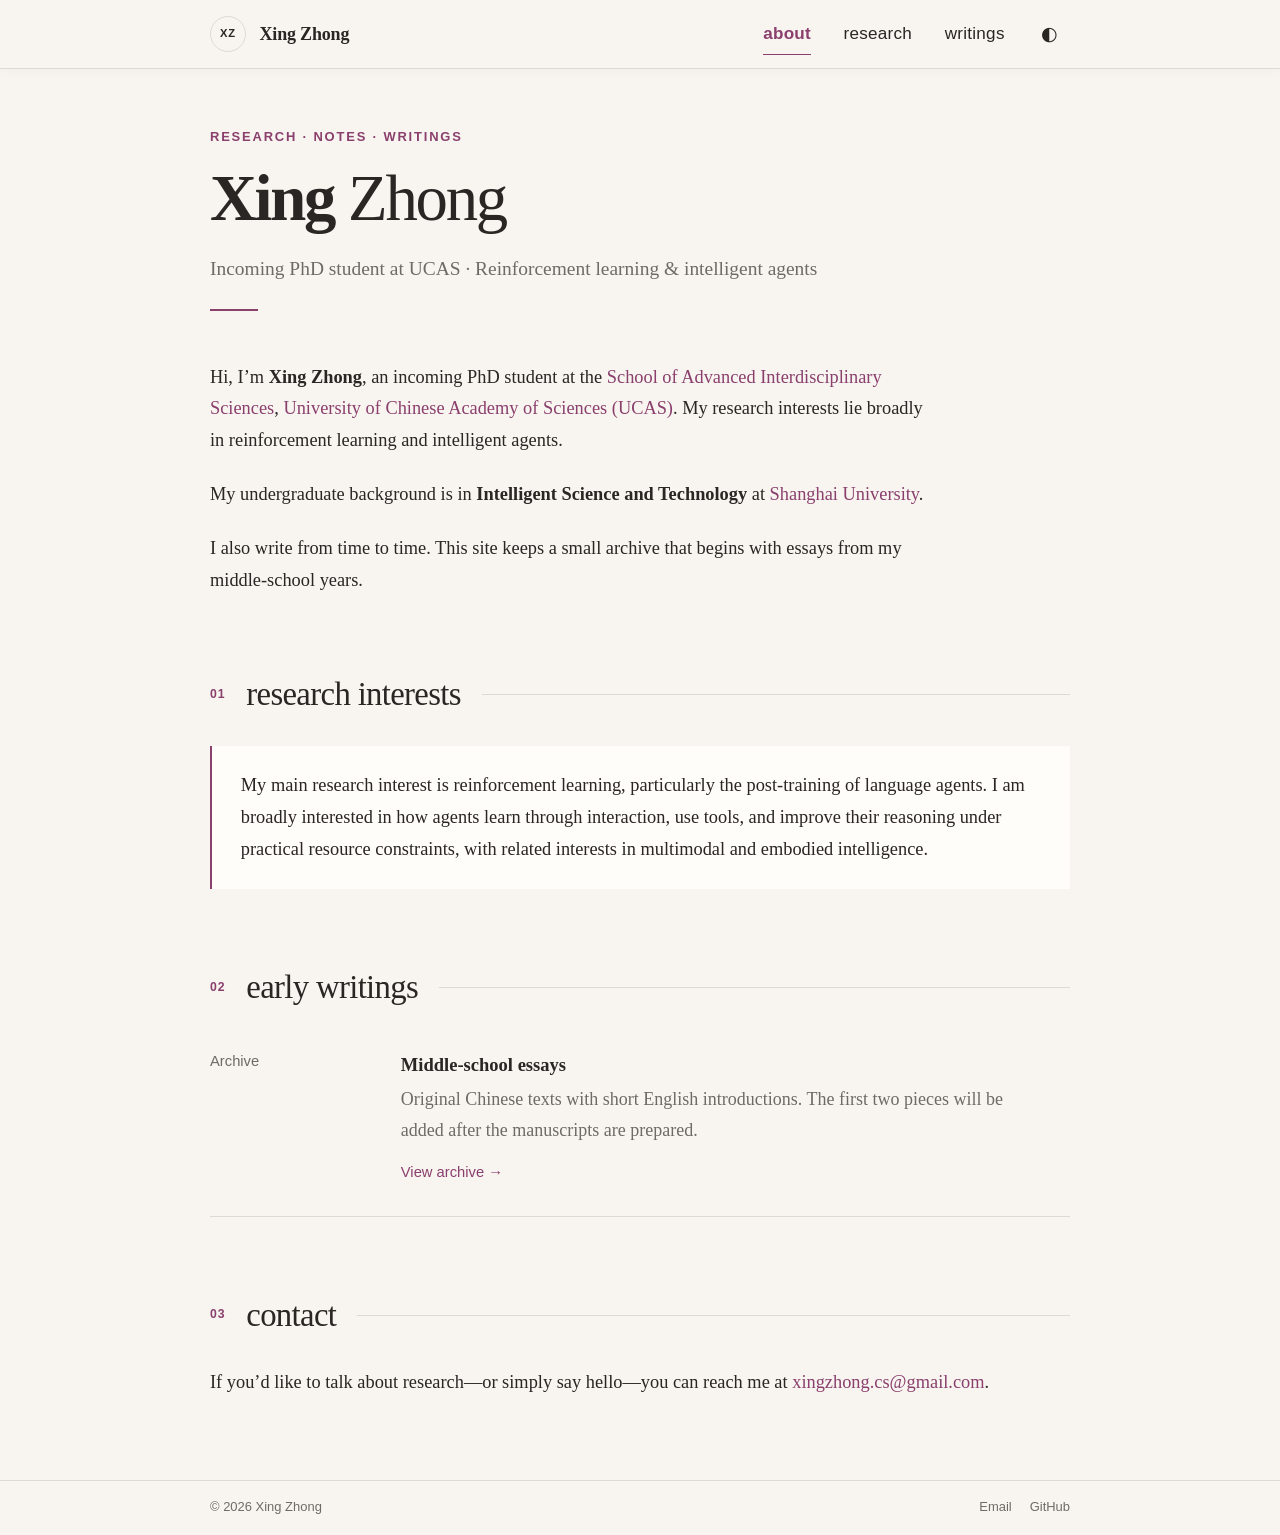
<file: index.html>
<!doctype html>
<html lang="en" data-theme="light">
<head>
  <meta charset="utf-8">
  <meta name="viewport" content="width=device-width, initial-scale=1">
  <meta name="description" content="Xing Zhong — incoming PhD student at the School of Advanced Interdisciplinary Sciences, UCAS, interested in reinforcement learning and intelligent agents.">
  <meta name="theme-color" content="#f8f5f0">
  <meta property="og:type" content="website">
  <meta property="og:title" content="Xing Zhong">
  <meta property="og:description" content="Incoming PhD student at UCAS. Research interests in reinforcement learning and intelligent agents.">
  <meta property="og:url" content="https://freshzhong.github.io/">
  <meta property="og:image" content="https://freshzhong.github.io/assets/og-editorial.png">
  <meta name="twitter:card" content="summary_large_image">
  <meta name="twitter:title" content="Xing Zhong">
  <meta name="twitter:description" content="Incoming PhD student at UCAS. Research interests in reinforcement learning and intelligent agents.">
  <meta name="twitter:image" content="https://freshzhong.github.io/assets/og-editorial.png">
  <title>Xing Zhong</title>
  <link rel="icon" href="assets/favicon.svg" type="image/svg+xml">
  <link rel="stylesheet" href="css/style.css?v=20261013-no-photo">
  <script>
    (function () {
      var savedTheme = localStorage.getItem("theme");
      var systemTheme = window.matchMedia("(prefers-color-scheme: dark)").matches ? "dark" : "light";
      document.documentElement.dataset.theme = savedTheme || systemTheme;
    })();
  </script>
</head>
<body>
  <a class="skip-link" href="#main">Skip to content</a>

  <header class="site-header">
    <nav class="navbar container" aria-label="Primary navigation">
      <a class="site-brand" href="#main" aria-label="Xing Zhong, home">
        <span class="brand-mark" aria-hidden="true">XZ</span>
        <span class="brand-name">Xing Zhong</span>
      </a>

      <button class="nav-toggle" id="nav-toggle" type="button" aria-label="Open navigation" aria-controls="nav-menu" aria-expanded="false">
        <span></span><span></span><span></span>
      </button>

      <div class="nav-menu" id="nav-menu">
        <a class="active" href="#about">about</a>
        <a href="#research">research</a>
        <a href="#writings">writings</a>
        <button class="theme-toggle" id="theme-toggle" type="button" aria-label="Switch to dark theme" title="Change theme">
          <span aria-hidden="true">◐</span>
        </button>
      </div>
    </nav>
  </header>

  <main class="container page" id="main">
    <article>
      <header class="page-header">
        <p class="eyebrow">Research · Notes · Writings</p>
        <h1><strong>Xing</strong> Zhong</h1>
        <p class="page-tagline">Incoming PhD student at UCAS · Reinforcement learning &amp; intelligent agents</p>
      </header>

      <section class="about" id="about" aria-labelledby="about-title">
        <h2 class="sr-only" id="about-title">About</h2>

        <div class="intro">
          <p>
            Hi, I’m <strong>Xing Zhong</strong>, an incoming PhD student at the
            <a href="https://sais.ucas.ac.cn/" target="_blank" rel="noopener">School of Advanced Interdisciplinary Sciences</a>,
            <a href="https://english.ucas.ac.cn/" target="_blank" rel="noopener">University of Chinese Academy of Sciences (UCAS)</a>.
            My research interests lie broadly in reinforcement learning and intelligent agents.
          </p>
          <p>
            My undergraduate background is in <strong>Intelligent Science and Technology</strong>
            at <a href="https://en.shu.edu.cn/" target="_blank" rel="noopener">Shanghai University</a>.
          </p>
          <p>
            I also write from time to time. This site keeps a small archive that
            begins with essays from my middle-school years.
          </p>
        </div>
      </section>

      <section class="content-section" id="research" aria-labelledby="research-title">
        <div class="section-heading">
          <span class="section-number" aria-hidden="true">01</span>
          <h2 id="research-title">research interests</h2>
        </div>
        <div class="research-note">
          <p>
            My main research interest is reinforcement learning, particularly the
            post-training of language agents. I am broadly interested in how agents
            learn through interaction, use tools, and improve their reasoning under
            practical resource constraints, with related interests in multimodal and
            embodied intelligence.
          </p>
        </div>
      </section>

      <section class="content-section" id="writings" aria-labelledby="writings-title">
        <div class="section-heading">
          <span class="section-number" aria-hidden="true">02</span>
          <h2 id="writings-title"><a href="essays/">early writings</a></h2>
        </div>
        <div class="writing-row">
          <div class="writing-meta">Archive</div>
          <div class="writing-copy">
            <a class="writing-title" href="essays/">Middle-school essays</a>
            <p>
              Original Chinese texts with short English introductions. The first
              two pieces will be added after the manuscripts are prepared.
            </p>
            <a class="small-link" href="essays/">View archive →</a>
          </div>
        </div>
      </section>

      <section class="content-section contact-section" id="contact" aria-labelledby="contact-title">
        <div class="section-heading">
          <span class="section-number" aria-hidden="true">03</span>
          <h2 id="contact-title">contact</h2>
        </div>
        <p>
          If you’d like to talk about research—or simply say hello—you can reach me
          at <a href="mailto:xingzhong.cs@gmail.com">xingzhong.cs@gmail.com</a>.
        </p>
      </section>
    </article>
  </main>

  <footer class="site-footer">
    <div class="container">
      <p>© <span id="year">2026</span> Xing Zhong</p>
      <div class="footer-links">
        <a href="mailto:xingzhong.cs@gmail.com">Email</a>
        <a href="https://github.com/FreshZhong" target="_blank" rel="noopener">GitHub</a>
      </div>
    </div>
  </footer>

  <script src="js/main.js?v=20261013-no-photo"></script>
</body>
</html>
</file>
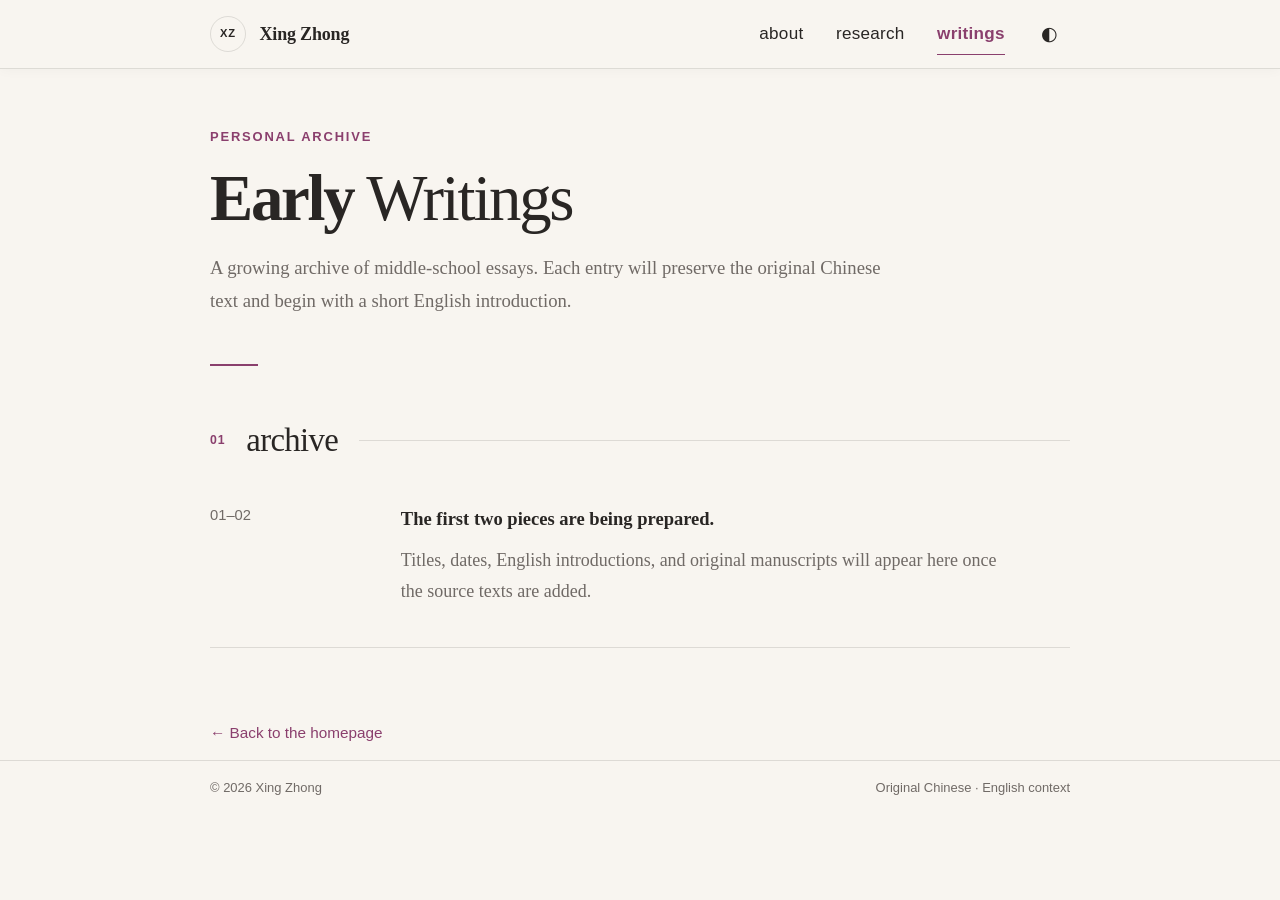
<file: essays/index.html>
<!doctype html>
<html lang="en" data-theme="light">
<head>
  <meta charset="utf-8">
  <meta name="viewport" content="width=device-width, initial-scale=1">
  <meta name="description" content="An archive of Xing Zhong’s early Chinese writings, with short English introductions.">
  <meta name="theme-color" content="#f8f5f0">
  <title>Early Writings · Xing Zhong</title>
  <link rel="icon" href="../assets/favicon.svg" type="image/svg+xml">
  <link rel="stylesheet" href="../css/style.css?v=20261013-no-photo">
  <script>
    (function () {
      var savedTheme = localStorage.getItem("theme");
      var systemTheme = window.matchMedia("(prefers-color-scheme: dark)").matches ? "dark" : "light";
      document.documentElement.dataset.theme = savedTheme || systemTheme;
    })();
  </script>
</head>
<body>
  <a class="skip-link" href="#main">Skip to content</a>

  <header class="site-header">
    <nav class="navbar container" aria-label="Primary navigation">
      <a class="site-brand" href="../" aria-label="Xing Zhong, home">
        <span class="brand-mark" aria-hidden="true">XZ</span>
        <span class="brand-name">Xing Zhong</span>
      </a>

      <button class="nav-toggle" id="nav-toggle" type="button" aria-label="Open navigation" aria-controls="nav-menu" aria-expanded="false">
        <span></span><span></span><span></span>
      </button>

      <div class="nav-menu" id="nav-menu">
        <a href="../#about">about</a>
        <a href="../#research">research</a>
        <a class="active" href="./">writings</a>
        <button class="theme-toggle" id="theme-toggle" type="button" aria-label="Switch to dark theme" title="Change theme">
          <span aria-hidden="true">◐</span>
        </button>
      </div>
    </nav>
  </header>

  <main class="container page archive-page" id="main">
    <article>
      <header class="page-header">
        <p class="eyebrow">Personal archive</p>
        <h1><strong>Early</strong> Writings</h1>
        <p class="page-description">
          A growing archive of middle-school essays. Each entry will preserve the
          original Chinese text and begin with a short English introduction.
        </p>
      </header>

      <section class="content-section archive-section" aria-labelledby="archive-title">
        <div class="section-heading">
          <span class="section-number" aria-hidden="true">01</span>
          <h2 id="archive-title">archive</h2>
        </div>
        <div class="writing-row">
          <div class="writing-meta">01–02</div>
          <div class="writing-copy">
            <p class="writing-title">The first two pieces are being prepared.</p>
            <p>
              Titles, dates, English introductions, and original manuscripts will
              appear here once the source texts are added.
            </p>
          </div>
        </div>
      </section>

      <p class="back-link"><a href="../">← Back to the homepage</a></p>
    </article>
  </main>

  <footer class="site-footer">
    <div class="container">
      <p>© <span id="year">2026</span> Xing Zhong</p>
      <p>Original Chinese · English context</p>
    </div>
  </footer>

  <script src="../js/main.js?v=20261013-no-photo"></script>
</body>
</html>
</file>
<file: css/style.css>
:root {
  color-scheme: light;
  --max-content-width: 860px;
  --bg: #f8f5f0;
  --surface: #fffdf9;
  --text: #292624;
  --text-light: #706a66;
  --theme: #8a3f6d;
  --theme-hover: #683052;
  --divider: rgba(41, 38, 36, 0.13);
  --nav-bg: rgba(248, 245, 240, 0.93);
  --code-bg: rgba(138, 63, 109, 0.05);
  --footer-bg: #1c1c1d;
  --footer-text: #e8e8e8;
  --serif: "Iowan Old Style", "Palatino Linotype", "Book Antiqua", Palatino, Georgia, serif;
  --sans: "Avenir Next", Avenir, "Segoe UI Variable", "Segoe UI", sans-serif;
}

[data-theme="dark"] {
  color-scheme: dark;
  --bg: #1e1c1b;
  --surface: #262321;
  --text: #eeeae5;
  --text-light: #bcb4ae;
  --theme: #d89abe;
  --theme-hover: #edb8d5;
  --divider: rgba(255, 255, 255, 0.16);
  --nav-bg: rgba(30, 28, 27, 0.95);
  --code-bg: rgba(216, 154, 190, 0.08);
  --footer-bg: #111111;
  --footer-text: #d9d9d9;
}

*,
*::before,
*::after {
  box-sizing: border-box;
}

html {
  scroll-behavior: smooth;
  scroll-padding-top: 76px;
  font-size: 18px;
}

body {
  margin: 0;
  padding: 0;
  color: var(--text);
  background: var(--bg);
  font-family: var(--serif);
  font-size: 1rem;
  font-weight: 400;
  line-height: 1.72;
  text-align: left;
  font-kerning: normal;
  font-feature-settings: "kern" 1, "liga" 1;
  transition: color 160ms ease, background-color 160ms ease;
}

a {
  color: var(--theme);
  text-decoration: none;
  transition: color 150ms ease;
}

a:hover {
  color: var(--theme-hover);
  text-decoration: underline;
}

strong {
  font-weight: 700;
}

p {
  margin: 0 0 1.25rem;
}

ul {
  margin: 0.3rem 0 1.45rem;
  padding-left: 1.5rem;
}

li {
  padding-left: 0.12rem;
  margin-bottom: 0.48rem;
}

.container {
  width: min(var(--max-content-width), calc(100% - 2rem));
  margin-right: auto;
  margin-left: auto;
}

.sr-only {
  position: absolute;
  width: 1px;
  height: 1px;
  padding: 0;
  margin: -1px;
  overflow: hidden;
  clip: rect(0, 0, 0, 0);
  white-space: nowrap;
  border: 0;
}

.skip-link {
  position: fixed;
  top: 0.45rem;
  left: 0.45rem;
  z-index: 1000;
  padding: 0.45rem 0.7rem;
  color: var(--bg);
  background: var(--text);
  transform: translateY(-150%);
}

.skip-link:focus {
  transform: translateY(0);
}

button:focus-visible,
a:focus-visible {
  outline: 2px solid var(--theme);
  outline-offset: 3px;
}

.site-header {
  position: fixed;
  inset: 0 0 auto;
  z-index: 100;
  border-bottom: 1px solid var(--divider);
  background: var(--nav-bg);
  backdrop-filter: blur(8px);
  -webkit-backdrop-filter: blur(8px);
  box-shadow: 0 1px 12px rgba(41, 38, 36, 0.035);
}

.navbar {
  min-height: 68px;
  display: flex;
  align-items: center;
  justify-content: space-between;
  font-family: var(--sans);
}

.site-brand {
  display: flex;
  align-items: center;
  gap: 0.75rem;
  color: var(--text);
  font-family: var(--serif);
  font-size: 1rem;
  font-weight: 600;
  letter-spacing: -0.01em;
}

.site-brand:hover {
  color: var(--theme);
  text-decoration: none;
}

.brand-mark {
  width: 2rem;
  height: 2rem;
  display: grid;
  place-items: center;
  border: 1px solid var(--divider);
  border-radius: 50%;
  font-family: var(--sans);
  font-size: 0.62rem;
  font-weight: 600;
  letter-spacing: 0.08em;
}

.nav-menu {
  display: flex;
  align-items: center;
  gap: 0.25rem;
}

.nav-menu > a {
  position: relative;
  padding: 0.7rem 0.78rem;
  color: var(--text);
  font-size: 0.95rem;
  letter-spacing: 0.015em;
}

.nav-menu > a::after {
  position: absolute;
  right: 0.78rem;
  bottom: 0.35rem;
  left: 0.78rem;
  height: 1px;
  content: "";
  background: var(--theme);
  transform: scaleX(0);
  transform-origin: center;
  transition: transform 150ms ease;
}

.nav-menu > a:hover {
  color: var(--theme);
  text-decoration: none;
}

.nav-menu > a:hover::after,
.nav-menu > a.active::after {
  transform: scaleX(1);
}

.nav-menu > a.active {
  color: var(--theme);
  font-weight: 600;
}

.theme-toggle,
.nav-toggle {
  border: 0;
  color: var(--text);
  background: transparent;
  cursor: pointer;
}

.theme-toggle {
  width: 2.3rem;
  height: 2.3rem;
  margin-left: 0.3rem;
  display: grid;
  place-items: center;
  font-size: 1.05rem;
}

.theme-toggle:hover {
  color: var(--theme);
}

.nav-toggle {
  width: 2rem;
  height: 2rem;
  padding: 0.35rem;
  display: none;
  flex-direction: column;
  justify-content: center;
  gap: 4px;
}

.nav-toggle span {
  width: 100%;
  height: 1px;
  display: block;
  background: currentColor;
  transition: transform 160ms ease, opacity 160ms ease;
}

.page {
  padding-top: 7rem;
}

.page-header {
  position: relative;
  margin-bottom: 2.8rem;
  padding-bottom: 1.5rem;
}

.eyebrow {
  margin: 0 0 0.9rem;
  color: var(--theme);
  font-family: var(--sans);
  font-size: 0.72rem;
  font-weight: 600;
  letter-spacing: 0.14em;
  text-transform: uppercase;
}

.page-header::after {
  position: absolute;
  bottom: 0;
  left: 0;
  width: 48px;
  height: 2px;
  content: "";
  background: var(--theme);
}

.page-header h1 {
  margin: 0;
  font-family: var(--serif);
  font-size: clamp(2.7rem, 5.5vw, 3.6rem);
  font-weight: 400;
  line-height: 1.08;
  letter-spacing: -0.035em;
  text-wrap: balance;
}

.page-header h1 strong {
  font-weight: 600;
}

.page-tagline {
  max-width: 610px;
  margin: 1.1rem 0 0;
  color: var(--text-light);
  font-size: 1.08rem;
  line-height: 1.55;
}

.page-description {
  max-width: 700px;
  margin-top: 1rem;
  color: var(--text-light);
  font-size: 1.04rem;
}

.about {
  width: min(100%, 720px);
}

.intro {
  max-width: 720px;
}

.intro p:first-of-type {
  margin-top: 0;
}

.intro p:last-child {
  margin-bottom: 0;
}

.intro,
.research-note,
.contact-section > p {
  font-size: 1.02rem;
}

.content-section {
  width: min(100%, 860px);
  margin-top: 4.3rem;
}

.section-heading {
  margin: 0 0 1.75rem;
  display: flex;
  align-items: center;
  gap: 1.15rem;
}

.section-heading::after {
  height: 1px;
  flex: 1;
  content: "";
  background: var(--divider);
}

.section-number {
  color: var(--theme);
  font-family: var(--sans);
  font-size: 0.68rem;
  font-weight: 600;
  letter-spacing: 0.08em;
}

.content-section h2 {
  margin: 0;
  padding: 0;
  font-family: var(--serif);
  font-size: 1.82rem;
  font-weight: 400;
  line-height: 1.25;
  letter-spacing: -0.02em;
  text-wrap: balance;
}

.content-section h2 a {
  color: inherit;
}

.content-section h2 a:hover {
  color: var(--theme);
  text-decoration: none;
}

.research-note {
  width: 100%;
  padding: 1.35rem 1.6rem;
  border-left: 2px solid var(--theme);
  background: var(--surface);
}

.research-note p:last-child {
  margin-bottom: 0;
}

.writing-row {
  display: grid;
  grid-template-columns: minmax(110px, 18%) minmax(0, 1fr);
  gap: 2rem;
  padding: 0.55rem 0 1.6rem;
  border-bottom: 1px solid var(--divider);
  transition: padding-left 160ms ease, border-color 160ms ease;
}

.writing-row:hover {
  padding-left: 0.35rem;
  border-color: var(--theme);
}

.writing-meta {
  color: var(--text-light);
  font-family: var(--sans);
  font-size: 0.82rem;
  font-weight: 400;
}

.writing-title {
  display: inline-block;
  margin-bottom: 0.15rem;
  color: var(--text);
  font-size: 1.03rem;
  font-weight: 600;
}

.writing-title:hover {
  color: var(--theme);
}

.writing-copy p {
  max-width: 620px;
  margin-bottom: 0.6rem;
  color: var(--text-light);
}

p.writing-title {
  color: var(--text);
}

.small-link {
  display: inline-block;
  font-family: var(--sans);
  font-size: 0.82rem;
  font-weight: 400;
}

.contact-section {
  margin-bottom: 4.5rem;
}

.contact-section a {
  overflow-wrap: anywhere;
}

.archive-page {
  min-height: calc(100vh - 140px);
}

.archive-section {
  margin-top: 3rem;
}

.back-link {
  margin: 4rem 0 6rem;
  font-family: var(--sans);
  font-size: 0.85rem;
}

.site-footer {
  color: var(--text-light);
  border-top: 1px solid var(--divider);
  background: transparent;
}

.site-footer .container {
  min-height: 54px;
  padding: 0.8rem 0;
  display: flex;
  align-items: center;
  justify-content: space-between;
  gap: 1rem;
}

.site-footer p {
  margin: 0;
  color: inherit;
  font-family: var(--sans);
  font-size: 0.72rem;
}

.footer-links {
  display: flex;
  gap: 1rem;
  font-family: var(--sans);
  font-size: 0.72rem;
}

.footer-links a {
  color: inherit;
}

.footer-links a:hover {
  color: var(--theme);
}

@media (max-width: 575px) {
  html {
    font-size: 17px;
  }

  body {
    padding-bottom: 0;
  }

  .navbar {
    position: relative;
    min-height: 62px;
  }

  .nav-toggle {
    display: flex;
  }

  .nav-menu {
    position: absolute;
    top: calc(100% + 1px);
    right: -1rem;
    left: -1rem;
    padding: 0.55rem 1rem;
    display: none;
    align-items: stretch;
    flex-direction: column;
    border-bottom: 1px solid var(--divider);
    background: var(--nav-bg);
  }

  .nav-menu.open {
    display: flex;
  }

  .nav-menu > a {
    width: 100%;
    padding: 0.6rem 0;
    font-size: 0.95rem;
  }

  .nav-menu > a::after {
    right: auto;
    bottom: 0.28rem;
    left: 0;
    width: 28px;
  }

  .theme-toggle {
    width: auto;
    margin: 0;
    justify-content: start;
  }

  .nav-toggle[aria-expanded="true"] span:nth-child(1) {
    transform: translateY(5px) rotate(45deg);
  }

  .nav-toggle[aria-expanded="true"] span:nth-child(2) {
    opacity: 0;
  }

  .nav-toggle[aria-expanded="true"] span:nth-child(3) {
    transform: translateY(-5px) rotate(-45deg);
  }

  .page {
    padding-top: 5.8rem;
  }

  .page-header {
    margin-bottom: 2.5rem;
  }

  .writing-row {
    grid-template-columns: 1fr;
    gap: 0.55rem;
  }

  .content-section {
    margin-top: 4rem;
  }

  .research-note {
    padding: 1.1rem 1.15rem;
  }

  .site-footer .container {
    align-items: flex-start;
    flex-direction: column;
    gap: 0.25rem;
  }
}

@media (prefers-reduced-motion: reduce) {
  html {
    scroll-behavior: auto;
  }

  *,
  *::before,
  *::after {
    transition-duration: 0.01ms !important;
  }
}
</file>
